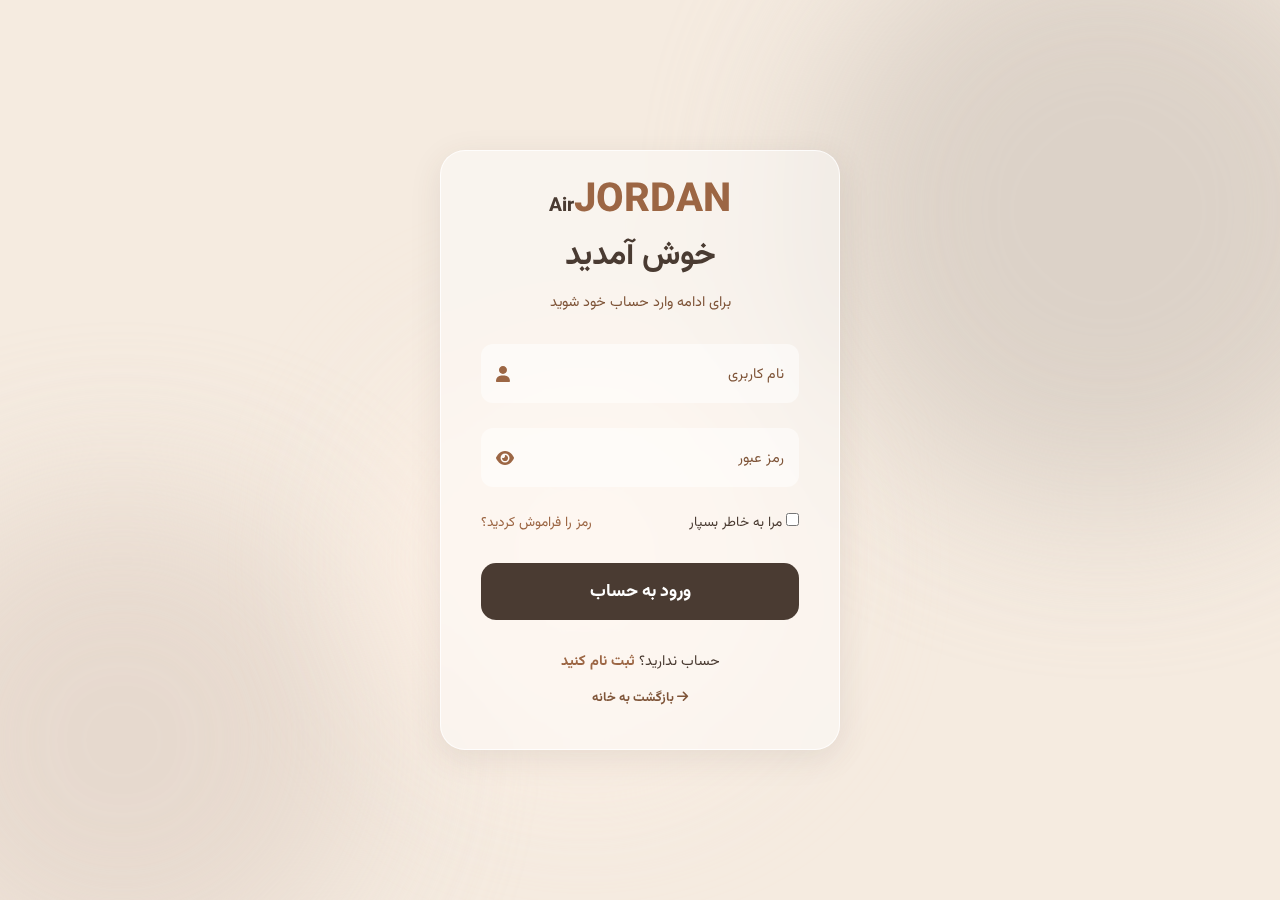
<file: login.html>
<!DOCTYPE html>
<html lang="fa" dir="rtl">
<head>
    <meta charset="UTF-8">
    <meta name="viewport" content="width=device-width, initial-scale=1.0">
    <title>ورود به حساب | Jordan Store</title>
    <link rel="stylesheet" href="style.css">
    <link rel="stylesheet" href="https://cdnjs.cloudflare.com/ajax/libs/font-awesome/6.0.0/css/all.min.css">
</head>
<body>

<!-- پس‌زمینه متحرک ( حباب‌های سایت اصلی) -->
<div class="bg-blob blob-1"></div>
<div class="bg-blob blob-2"></div>
<div class="bg-blob blob-3"></div>

<div class="login-wrapper">
    <div class="glass-panel login-card">

        <div class="login-header">
            <div class="logo-small">Air<span class="dot">JORDAN</span></div>
            <h2>خوش آمدید</h2>
            <p>برای ادامه وارد حساب خود شوید</p>
        </div>

        <form id="loginForm" onsubmit="handleLogin(event)">

            <!-- اینپوت نام کاربری -->
            <div class="input-group">
                <input type="text" id="username" required autocomplete="off">
                <label for="username">نام کاربری</label>
                <i class="fas fa-user input-icon"></i>
            </div>

            <!-- اینپوت رمز عبور -->
            <div class="input-group">
                <input type="password" id="password" required autocomplete="off">
                <label for="password">رمز عبور</label>
                <i class="fas fa-eye input-icon toggle-pass" onclick="togglePassword()"></i>
            </div>

            <div class="form-options">
                <label class="remember-me">
                    <input type="checkbox">
                    <span>مرا به خاطر بسپار</span>
                </label>
                <a href="#" class="forgot-link">رمز را فراموش کردید؟</a>
            </div>

            <button type="submit" class="btn-login">
                <span>ورود به حساب</span>
                <div class="btn-glow"></div>
            </button>

        </form>

        <div class="login-footer">
            <p>حساب ندارید؟ <a href="#">ثبت نام کنید</a></p>
            <a href="index.html" class="back-home"><i class="fas fa-arrow-right"></i> بازگشت به خانه</a>
        </div>

    </div>
</div>

</body>
<script src="script.js"></script>
</html>
</file>
<file: style.css>
/*  تنظیمات اصلی و فونت */
@import url('https://fonts.googleapis.com/css2?family=Vazirmatn:wght@300;500;800&display=swap');

* {
    margin: 0;
    padding: 0;
    box-sizing: border-box;
    font-family: 'Vazirmatn', sans-serif; /* فونت وزیر برای کل سایت */
}

body {
    background-color: #F5EBE0; /* رنگ زمینه کرم */
    color: #4A3B32; /* رنگ متن قهوه‌ای */
    overflow-x: hidden;
    min-height: 100vh;
}

/*  پس‌زمینه متحرک */
.bg-blob {
    position: fixed;
    border-radius: 50%; /* دایره کردن دیو */
    filter: blur(80px); /* تار کردن برای ایجاد هاله */
    z-index: -1; /* فرستادن به پشت تمام لایه‌ها */
    opacity: 0.8;
    animation: floatBlob 20s infinite alternate; /* انیمیشن حرکت */
}

/* رنگ و مکان هر حباب */
.blob-1 { width: 600px; height: 600px; background: #D6CCC2; top: -10%; right: -10%; }
.blob-2 { width: 500px; height: 500px; background: #E3D5CA; bottom: -10%; left: -10%; }
.blob-3 { width: 400px; height: 400px; background: #FFF1E6; top: 40%; left: 30%; }

/*  انیمیشن آرام */
@keyframes floatBlob {
    0% { transform: translate(0,0) scale(1); }
    100% { transform: translate(40px, -40px) scale(1.1); }
}

/*  حالت گلسی  */
.glass-nav, .glass-card, .glass-panel {
    background: rgba(255, 255, 255, 0.3); /* شفافیت */
    backdrop-filter: blur(14px); /* تاری پشت شیشه */
    -webkit-backdrop-filter: blur(14px);
    border: 1px solid rgba(255, 255, 255, 0.6);
    box-shadow: 0 8px 32px 0 rgba(74, 59, 50, 0.1);
    border-radius: 25px;
}

/*هدر و منو  */
.glass-nav {
    display: flex;
    justify-content: space-between;
    align-items: center;
    padding: 15px 40px;
    margin: 20px;
    position: sticky; /* چسبیدن به بالای صفحه */
    top: 20px;
    z-index: 1000;
}

.logo { font-size: 26px; font-weight: 800; color: #4A3B32; }
.dot { color: #9C6644; font-size: 40px; line-height: 0; }

nav ul { list-style: none; display: flex; gap: 30px; }
nav a { text-decoration: none; color: #7F5539; font-weight: 600; transition: 0.3s; }
nav a:hover { color: #9C6644; }

.header-actions { display: flex; align-items: center; gap: 20px; }

/* ۵. باکس سرچ  */
.search-box {
    position: relative;
    height: 40px;
    background: rgba(255,255,255,0.7);
    border-radius: 40px;
    display: flex;
    align-items: center;
    border: 1px solid #D6CCC2;
    transition: width 0.4s ease;
    width: 40px;
    overflow: hidden;
}

/* باز شدن باکس موقع هاور */
.search-box:hover, .search-box:focus-within {
    width: 250px;
    border-color: #9C6644;
    background: #fff;
}

.search-btn {
    position: absolute; left: 0; width: 40px; height: 100%;
    background: transparent; border: none; color: #4A3B32; cursor: pointer; z-index: 2;
}

.search-input {
    width: 100%; height: 100%; border: none; outline: none; background: transparent;
    padding-left: 45px; padding-right: 15px; color: #4A3B32;
    opacity: 0; transition: 0.3s;
}

.search-box:hover .search-input, .search-box:focus-within .search-input { opacity: 1; }

/* آیکون سبد خرید در هدر */
.cart-box {
    color: #4A3B32;
    position: relative;
    font-size: 1.3rem;
    cursor: pointer;
    transition: 0.3s;
}

.cart-box:hover { transform: scale(1.1); color: #9C6644; }

#cart-count {
    position: absolute; top: -6px; right: -6px;
    background: #9C6644; color: white;
    font-size: 10px; width: 18px; height: 18px;
    display: flex; align-items: center; justify-content: center;
    border-radius: 50%;
}

/* منوی کشویی سبد خرید */
/* پرده سیاه پشت منو */
.cart-overlay {
    position: fixed; top: 0; left: 0; width: 100%; height: 100%;
    background: rgba(0,0,0,0.4); z-index: 1999;
    display: none; opacity: 0; transition: 0.3s;
}
.cart-overlay.active { display: block; opacity: 1; }

/* خود منوی کشویی */
.cart-sidebar {
    position: fixed; top: 0; left: -400px;
    width: 380px; height: 100%;
    background: rgba(255, 255, 255, 0.85);
    backdrop-filter: blur(20px);
    z-index: 2000;
    transition: 0.4s cubic-bezier(0.175, 0.885, 0.32, 1.275);
    display: flex; flex-direction: column; padding: 20px;
    border-radius: 0 25px 25px 0; border-right: 1px solid #fff;
}
.cart-sidebar.active { left: 0; }

.cart-header {
    display: flex; justify-content: space-between; align-items: center;
    margin-bottom: 20px; border-bottom: 2px solid #D6CCC2; padding-bottom: 10px;
}
.close-cart { font-size: 24px; cursor: pointer; color: #9C6644; transition: 0.3s; }
.close-cart:hover { transform: rotate(90deg); }

.cart-items { flex-grow: 1; overflow-y: auto; }
.empty-msg { text-align: center; margin-top: 50px; color: #7F5539; }

/* آیتم‌های داخل سبد */
.cart-item {
    display: flex; align-items: center; gap: 15px; margin-bottom: 15px;
    background: #fff; padding: 10px; border-radius: 15px;
    box-shadow: 0 5px 15px rgba(0,0,0,0.05); animation: fadeIn 0.3s;
}
@keyframes fadeIn { from { opacity: 0; transform: translateY(10px); } to { opacity: 1; transform: translateY(0); } }

.cart-img { width: 60px; height: 60px; object-fit: contain; }
.cart-details h4 { font-size: 14px; margin-bottom: 5px; color: #4A3B32; }
.cart-details p { font-size: 12px; color: #9C6644; font-weight: bold; }

.qty-controls { display: flex; align-items: center; gap: 10px; margin-top: 5px; }
.qty-btn {
    width: 25px; height: 25px; border-radius: 50%; border: none;
    background: #E3D5CA; cursor: pointer; font-weight: bold; color: #4A3B32;
    display: flex; align-items: center; justify-content: center;
}
.qty-btn:hover { background: #9C6644; color: white; }
.remove-btn { color: #e74c3c; cursor: pointer; margin-right: auto; font-size: 14px; }

.cart-footer { border-top: 2px solid #D6CCC2; padding-top: 15px; }
.total { display: flex; justify-content: space-between; font-weight: bold; font-size: 1.2rem; margin-bottom: 15px; }
.btn-checkout {
    width: 100%; padding: 15px; background: #2e8b57; color: white; border: none;
    border-radius: 15px; font-weight: bold; font-size: 1rem; cursor: pointer; transition: 0.3s;
}
.btn-checkout:hover { background: #27ae60; letter-spacing: 1px; }

/* بخش بنر اصلی  */
.hero-section {
    display: flex; align-items: center; justify-content: space-between;
    padding: 60px 8%; min-height: 85vh;
}

.hero-text { padding: 50px; width: 45%; }
.hero-text h4 { color: #9C6644; letter-spacing: 2px; font-weight: bold; }
.hero-text h1 { font-size: 3.5rem; color: #4A3B32; line-height: 1.1; margin-bottom: 20px; }
.hero-text p { color: #7F5539; font-size: 1.1rem; margin-bottom: 30px; }

.btn-hero {
    padding: 15px 40px; background: #4A3B32; color: #fff; border-radius: 30px;
    text-decoration: none; transition: 0.3s; display: inline-block;
}
.btn-hero:hover { background: #9C6644; transform: translateY(-5px); }

.hero-image-container {
    width: 50%; height: 550px; position: relative; border-radius: 40px; overflow: hidden;
    box-shadow: 0 20px 50px rgba(74, 59, 50, 0.15); border: 2px solid rgba(255,255,255,0.5);
}
.hero-image-container img { width: 100%; height: 100%; object-fit: cover; transition: 0.7s; }
.hero-image-container:hover img { transform: scale(1.08); }

/* تگ تخفیف */
.floating-tag {
    position: absolute;
    bottom: 40px;
    left: 40px;
    padding: 15px 30px;
    
    /* تنظیمات گلسی  */
    background: rgba(255, 255, 255, 0.25); /* خیلی شفاف */
    backdrop-filter: blur(15px) saturate(180%); /* تاری زیاد + غلظت رنگ */
    -webkit-backdrop-filter: blur(15px) saturate(180%);
    
    /* حاشیه براق */
    border: 1px solid rgba(255, 255, 255, 0.6);
    border-top: 1px solid rgba(255, 255, 255, 0.9); /* بالای کادر براق‌تر */
    
    /* سایه و گردی */
    box-shadow: 0 8px 32px 0 rgba(74, 59, 50, 0.2);
    border-radius: 20px;
    color: #ffffff;
    
    /* انیمیشن شناور بودن */
    animation: floatTag 3s ease-in-out infinite;
}

/* انیمیشن آروم بالا پایین رفتن */
@keyframes floatTag {
    0%, 100% { transform: translateY(0); }
    50% { transform: translateY(-10px); }
}


/* بخش محصولات  */
.container { padding: 80px 10%; }
.section-title { text-align: center; font-size: 2.2rem; color: #4A3B32; margin-bottom: 60px; }
.product-grid { display: flex; justify-content: center; gap: 40px; flex-wrap: wrap; }

.product-card { width: 290px; padding: 25px; text-align: center; transition: 0.4s; }
.product-card:hover { transform: translateY(-15px); background: rgba(255,255,255,0.7); }

.img-wrapper {
    height: 200px; display: flex; align-items: center; justify-content: center; margin-bottom: 20px;
}
.img-wrapper img {
    max-width: 100%; max-height: 100%;
    filter: drop-shadow(0 10px 15px rgba(0,0,0,0.1)); transition: 0.4s;
}
.product-card:hover img { transform: scale(1.15) rotate(-5deg); }

.product-name { color: #4A3B32; margin-bottom: 5px; }
.price { color: #9C6644; font-weight: bold; font-size: 1.1rem; margin-bottom: 15px; display: block; }

/* دکمه افزودن */
.btn-add {
    width: 100%; padding: 12px;
    border: 2px solid #4A3B32; background: transparent; color: #4A3B32;
    border-radius: 15px; font-weight: bold; cursor: pointer;
    position: relative; overflow: hidden; z-index: 1; transition: all 0.3s ease;
}

/* انیمیشن پر شدن رنگ */
.btn-add::before {
    content: ''; position: absolute; top: 0; left: 0; width: 0%; height: 100%;
    background: #4A3B32; z-index: -1; transition: width 0.4s cubic-bezier(0.25, 1, 0.5, 1);
}
.btn-add:hover::before { width: 100%; }
.btn-add:hover { color: #fff; }

/* کلاس برای وقتی محصول اضافه شده */
.btn-add.added {
    background-color: #2e8b57 !important;
    border-color: #2e8b57 !important;
    color: white !important;
}
.btn-add.added::before { width: 0 !important; }

/* درباره ما و فوتر */
.about-box { padding: 60px; text-align: center; max-width: 900px; margin: auto; }
.feature-item i { font-size: 35px; color: #9C6644; margin-bottom: 15px; display: block; }

footer { text-align: center; padding: 40px; color: #9C6644; margin-top: 50px; }

/* انیمیشن اسکرول */
.reveal-up, .reveal-down, .reveal-left, .reveal-right { opacity: 0; transition: all 1s; }
.reveal-up { transform: translateY(80px); }
.reveal-down { transform: translateY(-80px); }
.reveal-left { transform: translateX(80px); }
.reveal-right { transform: translateX(-80px); }

.active { opacity: 1; transform: translate(0, 0); }



/* --- استایل بخش ارتباط با ما --- */
.contact-box {
    padding: 50px;
    text-align: center;
    max-width: 800px;
    margin: 50px auto; /* وسط‌چین کردن باکس */
}

.contact-box h2 {
    color: #4A3B32;
    margin-bottom: 15px;
    font-size: 2rem;
}

.contact-box p {
    color: #7F5539;
    margin-bottom: 30px;
}

.social-links {
    display: flex;
    justify-content: center;
    gap: 30px;
    flex-wrap: wrap;
}

/* دکمه‌های شبکه اجتماعی */
.social-btn {
    display: flex;
    align-items: center;
    gap: 10px;
    padding: 12px 30px;
    background: rgba(255, 255, 255, 0.5); /* شیشه‌ای */
    border: 2px solid #9C6644;
    border-radius: 50px;
    text-decoration: none;
    color: #4A3B32;
    font-weight: bold;
    font-size: 1.2rem;
    transition: all 0.4s ease;
    position: relative;
    overflow: hidden;
}

.social-btn i {
    font-size: 1.5rem;
    transition: 0.4s;
}

/* --- هاور تلگرام  --- */
.social-btn.telegram:hover {
    background: #0088cc;
    border-color: #0088cc;
    color: white;
    transform: translateY(-5px);
    box-shadow: 0 10px 20px rgba(0, 136, 204, 0.4);
}

/* --- هاور اینستاگرام --- */
.social-btn.instagram:hover {
    background: #f09433; 
    background: -moz-linear-gradient(45deg, #f09433 0%, #e6683c 25%, #dc2743 50%, #cc2366 75%, #bc1888 100%); 
    background: -webkit-linear-gradient(45deg, #f09433 0%, #e6683c 25%, #dc2743 50%, #cc2366 75%, #bc1888 100%); 
    background: linear-gradient(45deg, #f09433 0%, #e6683c 25%, #dc2743 50%, #cc2366 75%, #bc1888 100%); 
    border-color: #e6683c;
    color: white;
    transform: translateY(-5px);
    box-shadow: 0 10px 20px rgba(220, 39, 67, 0.4);
}

/* چرخش آیکون موقع هاور */
.social-btn:hover i {
    transform: rotate(360deg) scale(1.2);
}



/* استایل دکمه‌های صفحه‌بندی */
.pagination {
    display: flex;
    justify-content: center;
    gap: 15px;
    margin-top: 50px;
    width: 100%;
}

.page-btn {
    width: 45px;
    height: 45px;
    border-radius: 50%;
    border: 2px solid #9C6644;
    background: transparent;
    color: #9C6644;
    font-size: 18px;
    font-weight: bold;
    cursor: pointer;
    transition: 0.3s;
    font-family: 'Vazirmatn';
}

.page-btn:hover {
    background: #E3D5CA;
}

.page-btn.active {
    background: #4A3B32;
    color: #fff;
    border-color: #4A3B32;
    transform: scale(1.1);
}


/* استایل دکمه تغییر تم */
.theme-toggle {
    background: transparent;
    border: 2px solid #4A3B32;
    border-radius: 50%;
    width: 45px; /* کمی بزرگتر */
    height: 45px;
    cursor: pointer;
    position: relative; /* برای قرارگیری آیکون‌ها روی هم */
    overflow: hidden; /* مخفی کردن آیکونی که بیرونه */
    transition: border-color 0.3s, transform 0.3s;
    display: flex;
    align-items: center;
    justify-content: center;
    margin-left: 15px; /* فاصله از سبد خرید */
    z-index: 100;
}

.theme-toggle:hover {
    transform: scale(1.1);
}

.theme-toggle i {
    font-size: 1.4rem;
    position: absolute; /*  روی هم قرار بگیرن */
    transition: all 0.5s cubic-bezier(0.68, -0.55, 0.27, 1.55); /* انیمیشن فنری */
}

/* حالت روز (پیش‌فرض): ماه هست، خورشید پایینه */
.theme-toggle .fa-moon { transform: translateY(0); opacity: 1; color: #4A3B32; }
.theme-toggle .fa-sun { transform: translateY(50px); opacity: 0; color: #F39C12; }

/* حالت شب: ماه میره بالا، خورشید میاد وسط */
body.dark-mode .theme-toggle .fa-moon { transform: translateY(-50px); opacity: 0; }
body.dark-mode .theme-toggle .fa-sun { transform: translateY(0); opacity: 1; }
body.dark-mode .theme-toggle { border-color: #D4A373; }



/* بدنه سایت  */
body.dark-mode {
    background-color: #26201D; 
    color: #E3D5CA;
}

/* منوی سبد خرید و پنل‌ها  */
body.dark-mode .glass-nav, 
body.dark-mode .glass-panel, 
body.dark-mode .glass-card,
body.dark-mode .cart-sidebar,
body.dark-mode .coke-style-card,
body.dark-mode .contact-box,
body.dark-mode .floating-tag {
    background: rgba(45, 35, 30, 0.85); /* تیره */
    border-color: rgba(255, 255, 255, 0.08);
    box-shadow: 0 10px 40px rgba(0, 0, 0, 0.5);
}

/* حباب‌ها (بلور شده) */
body.dark-mode .bg-blob { opacity: 0.1; }

/* متن‌ها (کرم روشن) */
body.dark-mode .logo,
body.dark-mode .product-name, 
body.dark-mode h1, body.dark-mode h2,
body.dark-mode nav a,
body.dark-mode .cart-box,
body.dark-mode .stat strong,
body.dark-mode .close-cart, /* ضربدر بستن سبد */
body.dark-mode .cart-details h4,
body.dark-mode .empty-msg {
    color: #e7e8e9;
}

body.dark-mode .btn-add,
body.dark-mode .floating-tag{
    color: #f0cc7e;
}

body.dark-mode .cart-item{
    background: #887f1fd7;
}

/* رنگ‌های طلایی */
body.dark-mode .price,
body.dark-mode .dot,
body.dark-mode h4,
body.dark-mode .highlight,
body.dark-mode .stat span,
body.dark-mode nav a:hover,
body.dark-mode .qty-btn,
body.dark-mode .cart-details p {
    color: #D4A373;
}

/* دکمه‌های کم و زیاد سبد خرید */
body.dark-mode .qty-btn {
    background: #4A3B32;
    color: #fff;
}

/* دکمه */
body.dark-mode .order {
    background: #D4A373;
}
body.dark-mode .order span {
    color: #26201D; /* متن دکمه تیره */
}

/* هاور کارت محصول  */
body.dark-mode .product-card:hover {
    background: rgba(60, 50, 45, 0.95);
    border-color: #D4A373;
}

/* سرچ بار */
body.dark-mode .search-box {
    background: rgba(255, 255, 255, 0.05);
    border-color: #5C4D45;
}
body.dark-mode .search-input { color: #fff; }
body.dark-mode .search-btn { color: #D4A373; }





/*استایل صفحه لاگین  */
.login-wrapper {
    min-height: 100vh;
    display: flex;
    align-items: center;
    justify-content: center;
    padding: 20px;
}

.login-card {
    width: 100%;
    max-width: 400px;
    padding: 40px;
    text-align: center;

    background: rgba(255, 255, 255, 0.45);
    backdrop-filter: blur(20px);
    border: 1px solid rgba(255, 255, 255, 0.8);
    animation: fadeUp 1s ease;
}

@keyframes fadeUp {
    from { opacity: 0; transform: translateY(30px); }
    to { opacity: 1; transform: translateY(0); }
}

.login-header h2 {
    font-size: 2rem;
    color: #4A3B32;
    margin: 10px 0;
}

.login-header p {
    color: #7F5539;
    font-size: 0.9rem;
    margin-bottom: 30px;
}

.logo-small {
    font-weight: 800;
    color: #4A3B32;
    font-size: 1.2rem;
}

/* --- اینپوت‌های شناور --- */
.input-group {
    position: relative;
    margin-bottom: 25px;
}

.input-group input {
    width: 100%;
    padding: 15px 45px 15px 15px;
    background: rgba(255, 255, 255, 0.5);
    border: 2px solid transparent;
    border-radius: 12px;
    outline: none;
    font-size: 1rem;
    color: #4A3B32;
    font-family: 'Vazirmatn';
    transition: 0.3s;
}

/* افکت فوکس روی اینپوت */
.input-group input:focus,
.input-group input:valid {
    background: #fff;
    border-color: #9C6644;
    box-shadow: 0 5px 15px rgba(156, 102, 68, 0.1);
}

/* لیبل شناور */
.input-group label {
    position: absolute;
    right: 15px;
    top: 50%;
    transform: translateY(-50%);
    color: #7F5539;
    font-size: 0.9rem;
    pointer-events: none;
    transition: 0.3s;
}

/* وثتی روش کلیک شه، لیبل میره بالا */
.input-group input:focus ~ label,
.input-group input:valid ~ label {
    top: -10px;
    right: 10px;
    background: #9C6644;
    color: #fff;
    padding: 2px 10px;
    border-radius: 10px;
    font-size: 0.75rem;
}

.input-icon {
    position: absolute;
    left: 15px;
    top: 50%;
    transform: translateY(-50%);
    color: #9C6644;
}

.toggle-pass {
    cursor: pointer;
    z-index: 10;
}

/* گزینه‌های فرم */
.form-options {
    display: flex;
    justify-content: space-between;
    align-items: center;
    font-size: 0.85rem;
    margin-bottom: 30px;
    color: #4A3B32;
}

.form-options a { color: #9C6644; text-decoration: none; }
.form-options a:hover { text-decoration: underline; }

/* دکمه ورود */
.btn-login {
    width: 100%;
    padding: 15px;
    background: #4A3B32;
    color: #fff;
    border: none;
    border-radius: 15px;
    font-size: 1.1rem;
    font-weight: bold;
    cursor: pointer;
    font-family: 'Vazirmatn';
    position: relative;
    overflow: hidden;
    transition: 0.3s;
}

.btn-login:hover {
    transform: translateY(-3px);
    box-shadow: 0 10px 20px rgba(74, 59, 50, 0.3);
}

/* افکت برق زدن روی دکمه */
.btn-glow {
    position: absolute;
    top: 0; left: -100%;
    width: 100%; height: 100%;
    background: linear-gradient(90deg, transparent, rgba(255,255,255,0.2), transparent);
    animation: glowBtn 3s infinite;
}

@keyframes glowBtn {
    0% { left: -100%; }
    20% { left: 100%; }
    100% { left: 100%; }
}

.login-footer {
    margin-top: 30px;
    font-size: 0.9rem;
    color: #4A3B32;
}
.login-footer a { color: #9C6644; font-weight: bold; text-decoration: none; }

.back-home {
    display: inline-block;
    margin-top: 15px;
    font-size: 0.8rem;
    color: #7F5539 !important;
}

/* حالت دارک مود برای لاگین */
body.dark-mode .login-card {
    background: rgba(45, 35, 30, 0.8);
    border-color: rgba(255, 255, 255, 0.1);
}
body.dark-mode .input-group input {
    background: rgba(255, 255, 255, 0.05);
    color: #E3D5CA;
}
body.dark-mode .input-group input:focus {
    background: rgba(255, 255, 255, 0.1);
    border-color: #D4A373;
}
body.dark-mode .login-header h2,
body.dark-mode .logo-small,
body.dark-mode .form-options {
    color: #E3D5CA;
}
body.dark-mode .btn-login {
    background: #D4A373;
    color: #26201D;
}





/*استایل فوتر */
.glass-footer {
    margin-top: 100px;
    padding: 60px 8% 20px; /* بالا-چپ/راست-پایین */
    background: rgba(255, 255, 255, 0.4);
    backdrop-filter: blur(15px);
    border-top: 1px solid rgba(255, 255, 255, 0.6);
    position: relative;
    z-index: 10;
}

.footer-content {
    display: flex;
    justify-content: space-between;
    flex-wrap: wrap;
    gap: 40px;
    margin-bottom: 40px;
}

.footer-section {
    flex: 1;
    min-width: 250px; /* توی موبایل زیر هم برن */
}

/* ستون لوگو و متن */
.footer-logo {
    font-size: 2rem;
    font-weight: 800;
    color: #4A3B32;
    margin-bottom: 15px;
    letter-spacing: 1px;
}

.footer-section p {
    color: #7F5539;
    line-height: 1.8;
    font-size: 0.95rem;
    margin-bottom: 20px;
}

/* آیکون‌های شبکه اجتماعی */
.footer-socials {
    display: flex;
    gap: 15px;
}

.footer-socials a {
    width: 40px;
    height: 40px;
    border-radius: 50%;
    background: #E3D5CA;
    color: #4A3B32;
    display: flex;
    align-items: center;
    justify-content: center;
    transition: 0.3s;
    border: 1px solid #4A3B32;
}

.footer-socials a:hover {
    background: #4A3B32;
    color: #fff;
    transform: translateY(-5px);
}

/* تیتر ستون‌ها */
.footer-section h3 {
    color: #4A3B32;
    font-size: 1.3rem;
    margin-bottom: 20px;
    position: relative;
    padding-bottom: 10px;
}

/* خط زیر تیتر */
.footer-section h3::after {
    content: '';
    position: absolute;
    bottom: 0;
    right: 0;
    width: 50px;
    height: 3px;
    background: #9C6644;
    border-radius: 5px;
}

/* لینک‌ها */
.footer-section.links ul {
    list-style: none;
    padding: 0;
}

.footer-section.links li {
    margin-bottom: 12px;
}

.footer-section.links a {
    color: #7F5539;
    text-decoration: none;
    transition: 0.3s;
    font-weight: 500;
}

.footer-section.links a:hover {
    color: #9C6644;
    padding-right: 8px; /* حرکت به سمت چپ موقع هاور */
}

/* اطلاعات تماس */
.info-item {
    display: flex;
    align-items: center;
    gap: 15px;
    margin-bottom: 15px;
    color: #7F5539;
}

.info-item i {
    color: #9C6644;
    font-size: 1.1rem;
}

/* پایین‌ترین بخش (کپی‌رایت) */
.footer-bottom {
    text-align: center;
    padding-top: 20px;
    border-top: 1px solid rgba(74, 59, 50, 0.1);
    color: #9C6644;
    font-size: 0.9rem;
}

/* --- حالت دارک مود برای فوتر --- */
body.dark-mode .glass-footer {
    background: rgba(30, 25, 20, 0.85);
    border-top-color: rgba(255, 255, 255, 0.05);
}

body.dark-mode .footer-logo,
body.dark-mode .footer-section h3 {
    color: #E3D5CA;
}

body.dark-mode .footer-section p,
body.dark-mode .footer-section.links a,
body.dark-mode .info-item {
    color: #bbb;
}

body.dark-mode .footer-socials a {
    background: #4A3B32;
    color: #E3D5CA;
    border-color: #D4A373;
}

body.dark-mode .footer-socials a:hover {
    background: #D4A373;
    color: #12100E;
}

body.dark-mode .footer-bottom {
    border-top-color: rgba(255, 255, 255, 0.1);
    color: #888;
}





/* استایل پری‌لودر */
#preloader {
    position: fixed;
    top: 0;
    left: 0;
    width: 100%;
    height: 100%;
    background-color: #f9f9f5; /* همان رنگ کرم پس‌زمینه */
    z-index: 9999; /* بالاتر از همه چیز */
    display: flex;
    justify-content: center;
    align-items: center;
    transition: opacity 0.5s ease, visibility 0.5s;
}

.loader-content {
    text-align: center;
    color: #333;
    font-family: sans-serif;
}

/* انیمیشن چرخش ساده */
.spinner {
    width: 50px;
    height: 50px;
    border: 5px solid #d4c4a8; /* رنگ کرم تیره */
    border-top: 5px solid #333; /* رنگ مشکی */
    border-radius: 50%;
    animation: spin 1s linear infinite;
    margin: 0 auto 15px auto;
}

@keyframes spin {
    0% { transform: rotate(0deg); }
    100% { transform: rotate(360deg); }
}


.hidden {
    opacity: 0;
    visibility: hidden;
}





/*--- (Responsive CSS) ---*/

/* --- تبلت (حداکثر عرض 992 پیکسل) --- */
@media (max-width: 992px) {
    .container {
        padding: 60px 5%;
    }

    
    .glass-nav {
        flex-wrap: wrap; 
        justify-content: center; 
        gap: 20px;
        position: static; 
        margin: 15px;
    }

    
    .hero-section {
        flex-direction: column-reverse; 
        text-align: center;
        padding: 40px 5%;
        min-height: auto;
    }

    .hero-text {
        width: 100%;
        padding: 20px 0;
    }

    .hero-text h1 {
        font-size: 2.8rem; 
    }

    .hero-image-container {
        width: 100%;
        max-width: 450px;
        height: 350px;
        margin-bottom: 30px;
    }

    
    .footer-content {
        text-align: center;
        justify-content: center;
    }
    .footer-section h3::after {
        right: 50%; 
        transform: translateX(50%);
    }
    .footer-socials {
        justify-content: center;
    }
}


/* --- موبایل (حداکثر عرض 768 پیکسل) --- */
@media (max-width: 768px) {
    body {
        font-size: 15px; 
    }

    /* هدر: چیدمان کاملاً ستونی برای موبایل */
    .glass-nav {
        flex-direction: column; 
        gap: 25px;
    }

   
    .product-card {
        width: 100%;
        max-width: 340px; 
    }

    /* عنوان بخش‌ها */
    .section-title {
        font-size: 1.9rem;
        margin-bottom: 40px;
    }
    
    .hero-text h1 {
        font-size: 2.3rem;
    }

   
    .cart-sidebar {
        width: 90%;
        max-width: 340px;
    }

    
    .social-links {
        flex-direction: column;
        gap: 15px;
    }
    .social-btn {
        width: 100%;
        justify-content: center;
    }
}


/* --- موبایل‌های کوچک (حداکثر عرض 576 پیکسل) --- */
@media (max-width: 576px) {
 
    .glass-nav {
        position: sticky;
        top: 0;
        margin: 0;
        border-radius: 0;
        width: 100%;
        padding: 15px 20px;
    }

    .hero-section {
        padding-top: 30px;
    }

    .hero-image-container {
        height: 300px;
    }

    .hero-text h1 {
        font-size: 2rem;
    }

    
    .floating-tag {
       display: none;
    }
    
    
    .bg-blob {
        filter: blur(50px);
        opacity: 0.6;
    }
    .blob-1 { width: 350px; height: 350px; }
    .blob-2 { width: 250px; height: 250px; }

  
    .cart-sidebar {
        width: 100%;
        max-width: none;
        border-radius: 0;
    }
}
</file>
